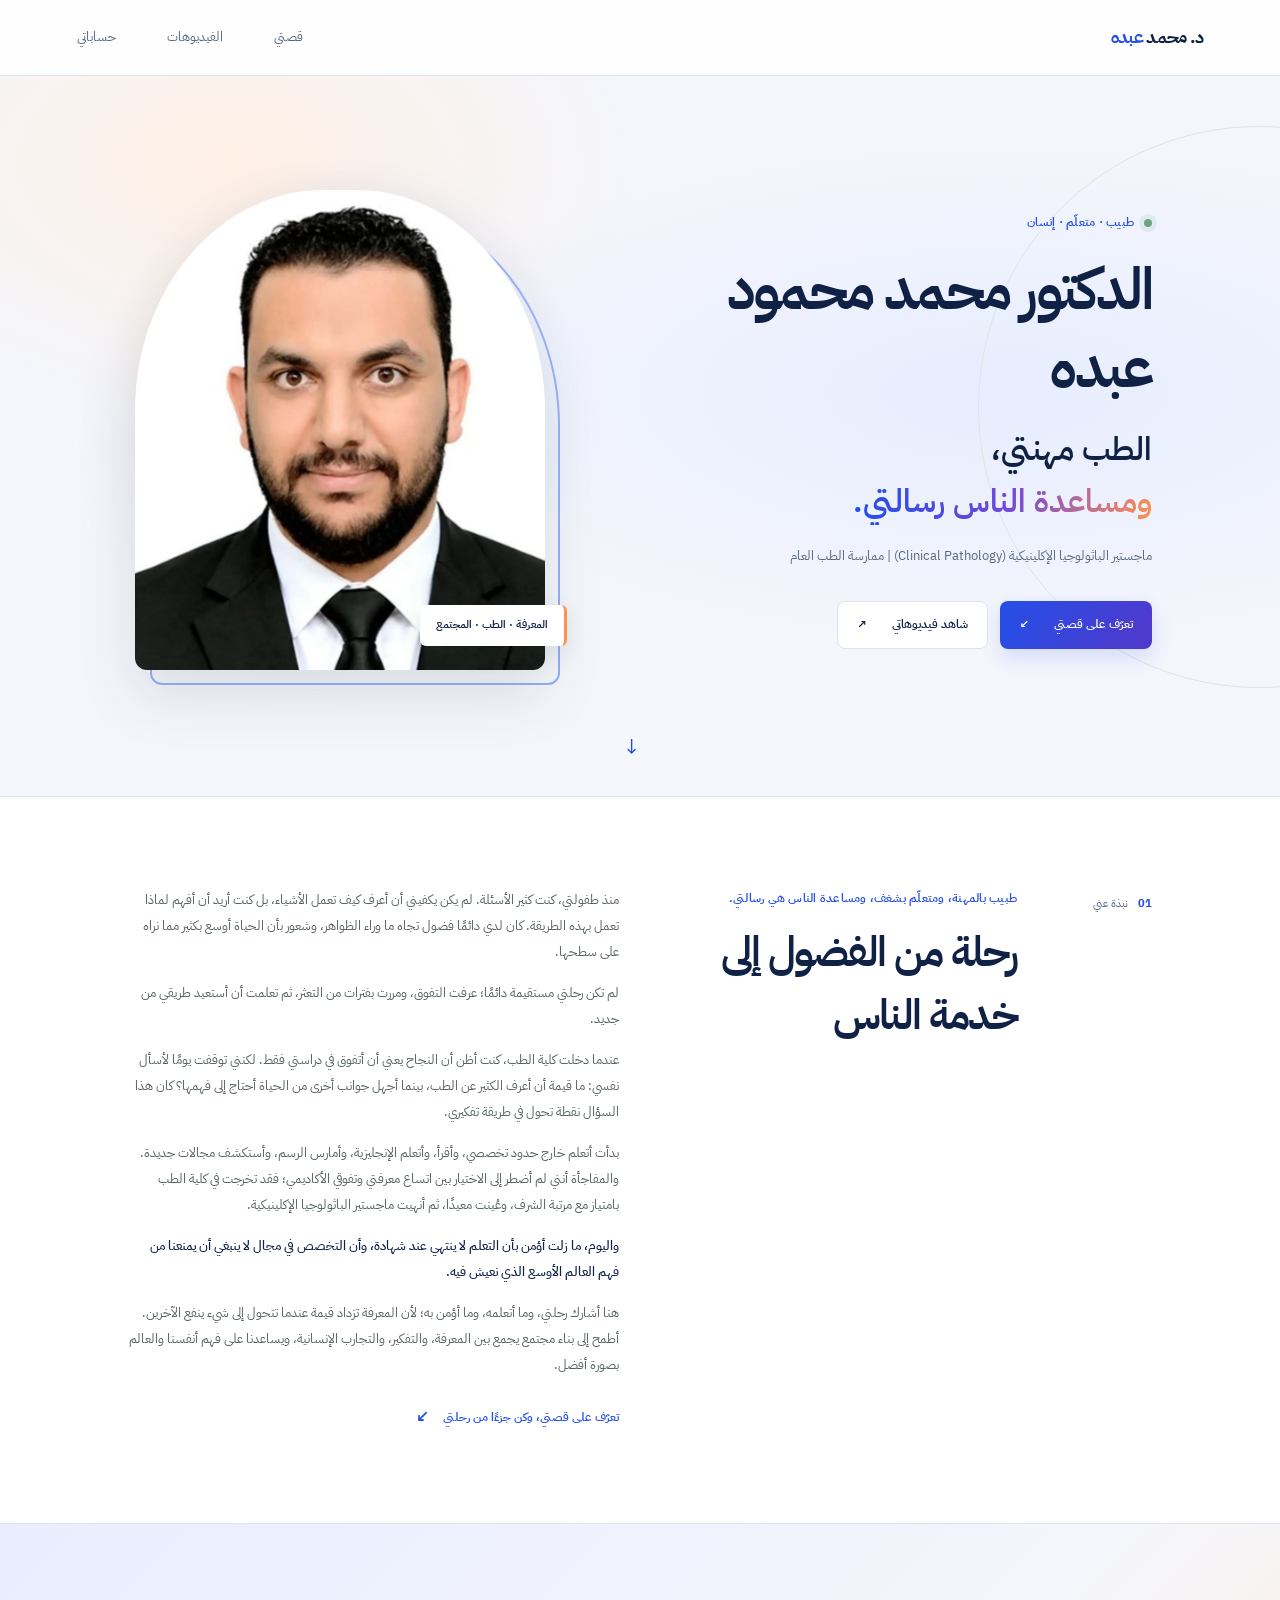
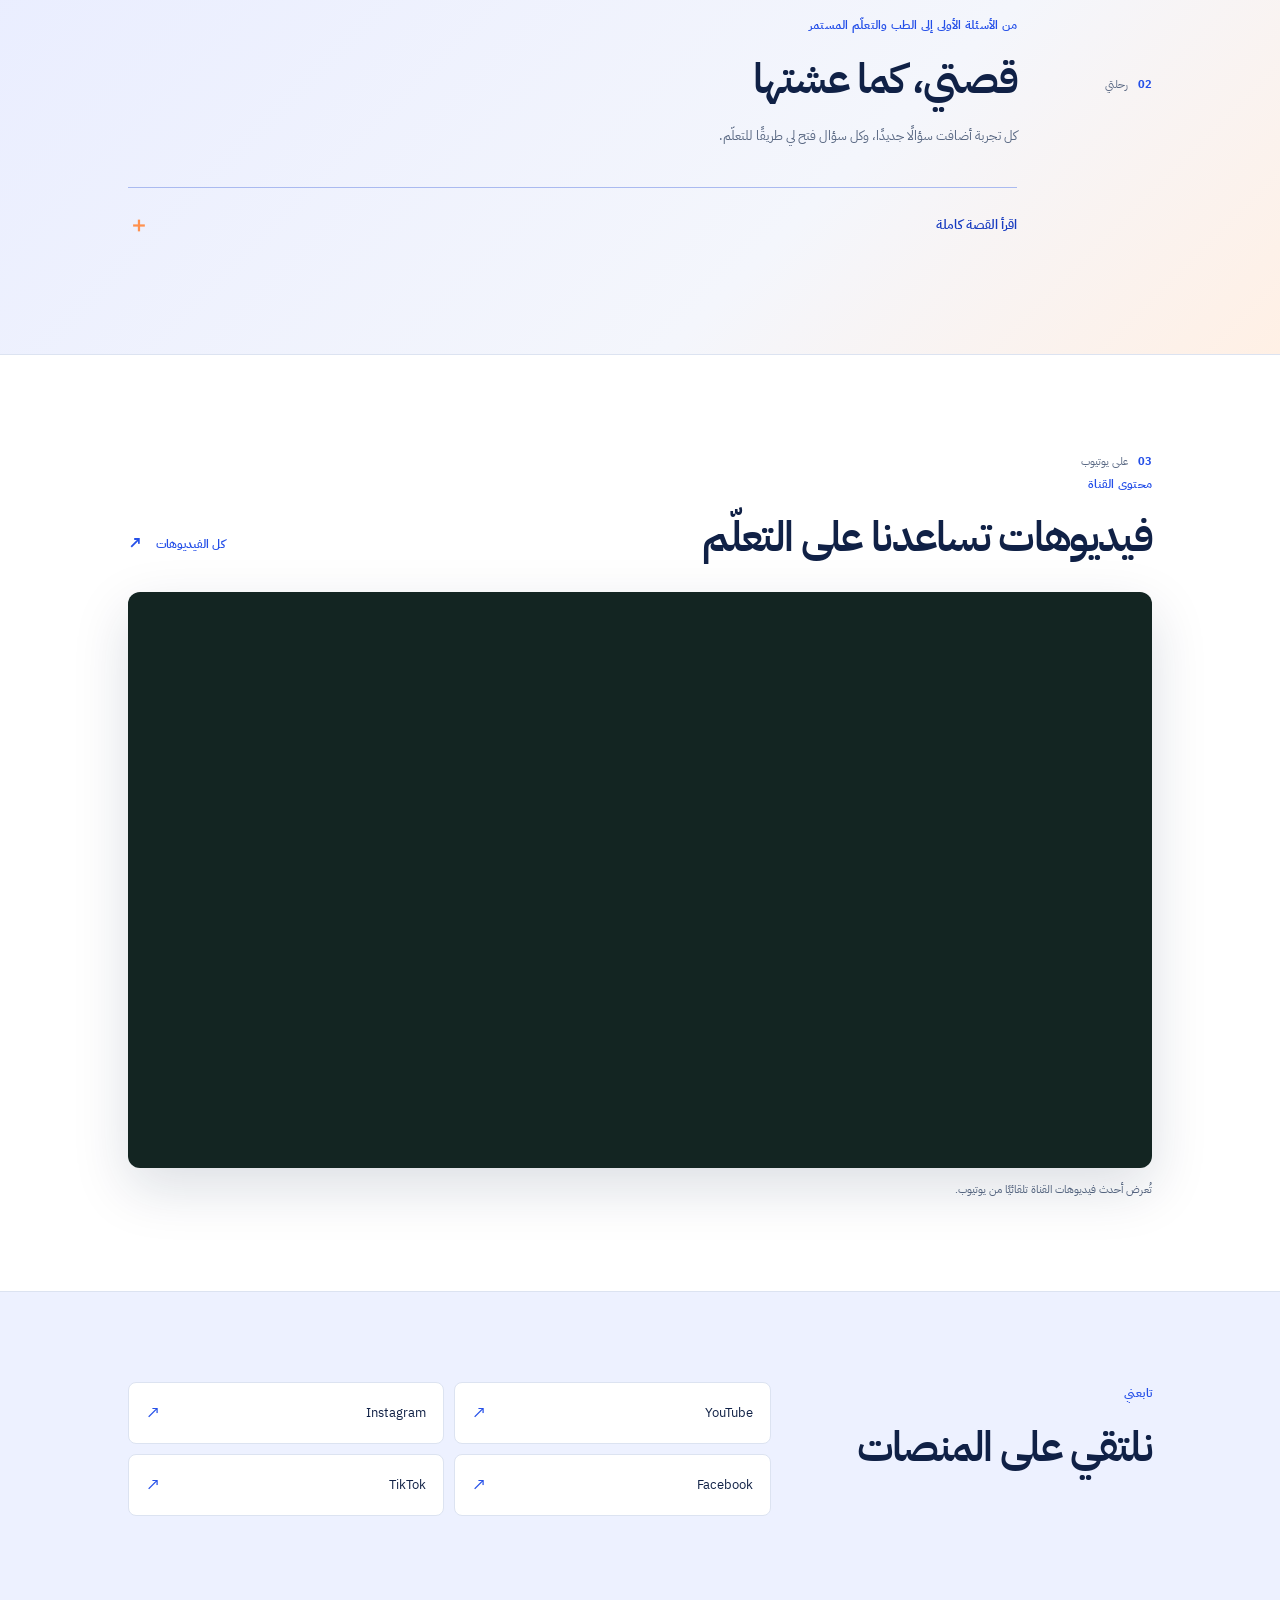
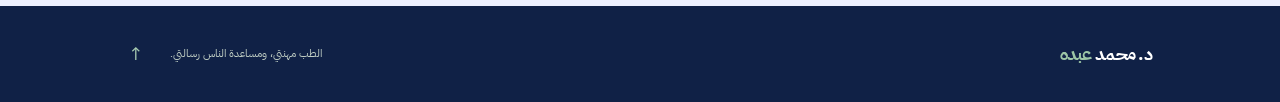
<file: index.html>
<!doctype html>
<html lang="ar" dir="rtl">
  <head>
    <meta charset="utf-8">
    <meta name="viewport" content="width=device-width, initial-scale=1">
    <meta name="theme-color" content="#244fe8">
    <meta name="description" content="الدكتور محمد محمود عبده، د. محمد عبده، طبيب حاصل على ماجستير الباثولوجيا الإكلينيكية (Clinical Pathology). تعرف على قصته وفيديوهاته.">
    <link rel="canonical" href="https://drmoabdo.github.io/drma/">
    <meta property="og:type" content="website">
    <meta property="og:title" content="الدكتور محمد محمود عبده">
    <meta property="og:description" content="الطب مهنتي، ومساعدة الناس رسالتي.">
    <meta property="og:image" content="https://drmoabdo.github.io/drma/portrait.jpg">
    <meta property="og:locale" content="ar_EG">
    <meta name="twitter:card" content="summary_large_image">
    <link rel="icon" href="data:image/svg+xml,%3Csvg xmlns='http://www.w3.org/2000/svg' viewBox='0 0 48 48'%3E%3Crect width='48' height='48' rx='14' fill='%23102146'/%3E%3Ctext x='24' y='32' text-anchor='middle' font-size='27' fill='%23ffffff' font-family='Arial'%3Eم%3C/text%3E%3C/svg%3E">
    <link rel="preconnect" href="https://fonts.googleapis.com">
    <link rel="preconnect" href="https://fonts.gstatic.com" crossorigin>
    <link href="https://fonts.googleapis.com/css2?family=Alexandria:wght@400;500;600;700&family=IBM+Plex+Sans+Arabic:wght@400;500;600;700&display=swap" rel="stylesheet">
    <link rel="stylesheet" href="./styles.css">
    <title>الدكتور محمد محمود عبده | ماجستير الباثولوجيا الإكلينيكية</title>
    <script type="application/ld+json">
      {
        "@context": "https://schema.org",
        "@type": "Person",
        "@id": "https://drmoabdo.github.io/drma/#person",
        "name": "الدكتور محمد محمود عبده",
        "alternateName": ["د محمد محمود عبده", "د. محمد محمود عبده", "محمد محمود عبده", "د محمد عبده", "الدكتور محمد عبده", "Dr Mohamed Mahmoud Abdo"],
        "url": "https://drmoabdo.github.io/drma/",
        "image": "https://drmoabdo.github.io/drma/portrait.jpg",
        "description": "طبيب حاصل على ماجستير في الباثولوجيا الإكلينيكية (Clinical Pathology)، ومهتم بالتعلم ومساعدة الناس.",
        "jobTitle": "General Practitioner",
        "hasCredential": {
          "@type": "EducationalOccupationalCredential",
          "credentialCategory": "Master's degree",
          "name": "Clinical Pathology"
        },
        "knowsAbout": ["الباثولوجيا الإكلينيكية", "Clinical Pathology", "كلينيكال باثولوجي"],
        "sameAs": ["https://www.youtube.com/@drmoabdo", "https://www.instagram.com/dr.mohamed_abdo/", "https://www.tiktok.com/@dr.m_abdo", "https://www.facebook.com/DrMAC97/"]
      }
    </script>
  </head>
  <body>
    <a class="skip-link" href="#main">تخطَّ إلى المحتوى</a>
    <div id="app"><main id="main" class="search-fallback"><h1>الدكتور محمد محمود عبده</h1><p>د. محمد عبده | ماجستير الباثولوجيا الإكلينيكية (Clinical Pathology) | ممارسة الطب العام</p><p>الطب مهنتي، ومساعدة الناس رسالتي.</p><a href="https://drmoabdo.github.io/drma/">الموقع الرسمي للدكتور محمد محمود عبده</a></main></div>
    <noscript><main lang="ar" dir="rtl"><h1>الدكتور محمد محمود عبده</h1><p>الطب مهنتي، ومساعدة الناس رسالتي.</p><p>يرجى تفعيل JavaScript لعرض الموقع.</p></main></noscript>
    <script src="./site-config.js"></script>
    <script src="./main.js"></script>
  </body>
</html>
</file>
<file: styles.css>
@import url('https://fonts.googleapis.com/css2?family=Alexandria:wght@400;500;600;700&family=IBM+Plex+Sans+Arabic:wght@400;500;600;700&display=swap');
:root{--ink:#102146;--green:#244fe8;--green-light:#e9edff;--paper:#f4f6fc;--white:#fff;--muted:#586782;--line:#dce3f1;--amber:#ff914f;--font:'IBM Plex Sans Arabic','Alexandria',Arial,sans-serif}
*{box-sizing:border-box}html{scroll-behavior:smooth;scroll-padding-top:82px}body{margin:0;background:var(--paper);color:var(--ink);font-family:var(--font);font-size:15px;line-height:1.9}a{color:inherit}.topbar{height:76px;padding:0 max(6vw,24px);display:flex;justify-content:space-between;align-items:center;border-bottom:1px solid var(--line);background:#ffffffdb;backdrop-filter:blur(14px);position:sticky;top:0;z-index:5}.wordmark{text-decoration:none;font-size:18px;font-weight:700;letter-spacing:-.04em}.wordmark span{color:var(--green)}.topbar nav{display:flex;gap:clamp(20px,4vw,54px)}.topbar nav a{text-decoration:none;color:var(--muted);font-size:13px;transition:color .2s}.topbar nav a:hover{color:var(--green)}
.skip-link{position:fixed;top:12px;inset-inline-start:12px;z-index:10;transform:translateY(-160%);padding:8px 14px;border-radius:7px;background:var(--ink);color:white;text-decoration:none}.skip-link:focus{transform:translateY(0)}
.hero{min-height:min(720px,calc(100vh - 76px));padding:70px max(10vw,28px) 82px;display:grid;grid-template-columns:1.08fr .92fr;align-items:center;gap:8vw;position:relative;overflow:hidden}.hero:before{content:"";position:absolute;width:560px;height:560px;border:1px solid #dce7df;border-radius:50%;inset-inline-start:-260px;top:7%;pointer-events:none}.hero-copy{position:relative;z-index:1}.eyebrow{font-size:12px;letter-spacing:.02em;color:var(--green);font-weight:600;margin:0 0 18px}.hero .eyebrow{display:flex;align-items:center;gap:10px}.hero .eyebrow span{width:8px;height:8px;border-radius:50%;background:#68a77f;box-shadow:0 0 0 5px #68a77f20}.hero-name{font-size:15px;color:var(--muted);margin:0 0 4px}.hero h1{font-size:clamp(36px,5.2vw,68px);line-height:1.42;letter-spacing:-.055em;margin:0;font-weight:600}.hero h1 em{font-style:normal;color:var(--green)}.credentials{color:var(--muted);font-size:13px;margin:16px 0 32px}.hero-actions{display:flex;gap:12px;flex-wrap:wrap}.button{min-height:48px;padding:10px 19px;display:inline-flex;align-items:center;gap:24px;text-decoration:none;border-radius:8px;font-size:12px;font-weight:600;transition:transform .2s,background .2s}.button:hover{transform:translateY(-2px)}.button-primary{background:var(--ink);color:white}.button-primary:hover{background:var(--green)}.button-quiet{border:1px solid var(--line);background:white}.portrait-wrap{height:min(480px,58vw);min-height:340px;max-width:410px;width:100%;justify-self:center;position:relative;display:grid;place-items:center}.portrait-wrap:before{content:"";position:absolute;inset:15px -15px -15px 15px;border:1px solid #b9d0c0;border-radius:46% 46% 12px 12px}.portrait-wrap img{width:100%;height:100%;object-fit:cover;object-position:center 28%;border-radius:46% 46% 12px 12px;position:relative;z-index:1;box-shadow:0 24px 60px #17352b20}.portrait-glow{position:absolute;width:90%;height:90%;border-radius:50%;background:#dceae0;filter:blur(35px)}.portrait-tag{position:absolute;z-index:2;bottom:24px;inset-inline-start:-22px;background:white;padding:10px 16px;border-radius:6px;box-shadow:0 8px 24px #18392b17;font-size:11px;color:var(--green)}.scroll-hint{position:absolute;bottom:28px;inset-inline-start:50%;text-decoration:none;color:var(--green);font-size:21px}
.section{padding:90px max(10vw,28px);border-top:1px solid var(--line)}.intro{display:grid;grid-template-columns:100px .85fr 1.15fr;gap:35px;align-items:start;background:white}.section-label{display:flex;gap:10px;align-items:center;font-size:11px;color:var(--muted);padding-top:7px}.section-label span:first-child{color:var(--green);font-weight:700}.intro-heading .eyebrow,.story-heading .eyebrow,.video-heading .eyebrow{margin-bottom:10px}.intro h2,.story h2,.videos h2,.social h2{font-size:clamp(27px,3.4vw,42px);line-height:1.5;letter-spacing:-.04em;margin:0;font-weight:600}.summary{max-width:700px}.summary p{margin:0 0 15px;color:#56635c;font-size:13px;line-height:2}.summary p:nth-last-of-type(2){color:var(--ink);font-weight:500}.inline-link{display:inline-flex;align-items:center;gap:13px;margin-top:8px;text-decoration:none;color:var(--green);font-size:12px;font-weight:600}.inline-link span{font-size:17px;transition:transform .2s}.inline-link:hover span{transform:translate(-3px,3px)}
.story{display:grid;grid-template-columns:100px 1fr;gap:35px;background:#f0f4f0}.story-heading{max-width:760px}.story-heading>p:last-child{color:var(--muted);font-size:13px;margin:14px 0 0}.story-details{grid-column:2;border-top:1px solid #d7e0d8;margin-top:3px}.story-details summary{padding:18px 0;cursor:pointer;list-style:none;display:flex;justify-content:space-between;align-items:center;color:var(--green);font-size:13px;font-weight:600}.story-details summary::-webkit-details-marker{display:none}.story-details summary span{font-size:21px;transition:transform .2s}.story-details[open] summary span{transform:rotate(45deg)}.biography{max-width:850px;padding:14px 0 24px}.biography p{margin:0 0 16px;color:#56635c;font-size:14px;line-height:2.1}.biography h3,.biography h4{color:var(--ink);line-height:1.6}.biography h3{font-size:24px;margin:22px 0 16px}.biography h4{font-size:18px;margin:34px 0 12px}.biography strong{color:var(--green);font-weight:700}
.videos{background:white}.video-heading{display:flex;justify-content:space-between;align-items:end;gap:20px;margin:0 0 24px}.video-heading .inline-link{margin-bottom:8px;white-space:nowrap}.youtube-frame{position:relative;width:100%;aspect-ratio:16/9;max-height:650px;overflow:hidden;background:#132522;border-radius:12px;box-shadow:0 18px 45px #17352b17}.youtube-frame iframe{position:absolute;inset:0;width:100%;height:100%;border:0}.video-note{font-size:11px;color:var(--muted);margin:12px 0 0}.social{display:grid;grid-template-columns:.7fr 1.3fr;gap:35px;align-items:start;background:#f0f4f0}.social .eyebrow{margin-bottom:10px}.social-links{display:grid;grid-template-columns:repeat(2,minmax(0,1fr));gap:10px}.social-links a{min-height:62px;background:white;border:1px solid var(--line);border-radius:8px;padding:0 17px;display:flex;align-items:center;justify-content:space-between;text-decoration:none;font-size:13px;transition:border-color .2s,transform .2s}.social-links a:hover{border-color:#9ab8a3;transform:translateY(-2px)}.social-links b{color:var(--green);font-size:18px;font-weight:400}
footer{padding:30px max(10vw,28px);display:flex;align-items:center;gap:26px;background:var(--ink);color:white}footer .wordmark span{color:#9cc5a6}footer p{font-size:11px;color:#c0cec4;margin:0 auto 0 0}.back-top{text-decoration:none;color:#a9cdb2;font-size:19px}
@media(max-width:900px){.hero{padding-inline:7vw;gap:5vw}.section{padding-inline:7vw}.intro{grid-template-columns:65px .8fr 1.2fr;gap:24px}.story{grid-template-columns:65px 1fr;gap:24px}.social{grid-template-columns:.8fr 1.2fr;gap:24px}}
@media(max-width:650px){body{font-size:14px}.topbar{height:64px;padding-inline:20px}.topbar nav{gap:15px}.topbar nav a{font-size:11px}.hero{min-height:auto;padding:52px 24px 64px;grid-template-columns:1fr;gap:36px}.hero-copy{order:1}.portrait-wrap{order:0;height:340px;min-height:0;width:min(78vw,320px);justify-self:center}.hero h1{font-size:clamp(34px,10vw,48px)}.hero-name{font-size:13px}.hero-actions{gap:8px}.button{min-height:44px;padding-inline:14px;gap:14px;font-size:11px}.scroll-hint{bottom:13px}.section{padding:58px 24px}.intro{grid-template-columns:1fr;gap:15px}.section-label{padding:0}.intro h2,.story h2,.videos h2,.social h2{font-size:29px}.summary p{font-size:12px;line-height:1.95}.story{grid-template-columns:1fr;gap:18px}.story-details{grid-column:1}.biography p{font-size:12px}.biography h3{font-size:21px}.biography h4{font-size:16px}.video-heading{align-items:start}.video-heading .inline-link{font-size:10px;gap:6px}.youtube-frame{border-radius:8px}.social{grid-template-columns:1fr;gap:20px}.social-links{gap:8px}.social-links a{min-height:54px;padding-inline:13px;font-size:11px}footer{padding:23px 24px;gap:12px}footer .wordmark{font-size:15px}footer p{font-size:9px}}
@media(prefers-reduced-motion:reduce){html{scroll-behavior:auto}*,*:before,*:after{transition:none!important}}
.hero{background:radial-gradient(ellipse at 78% 44%,#e7edff 0,transparent 44%),radial-gradient(ellipse at 18% 12%,#fff0e5 0,transparent 28%),var(--paper)}
.hero h1{font-size:clamp(34px,4.5vw,60px);line-height:1.35;color:var(--ink);letter-spacing:-.045em}
.hero-tagline{font-size:clamp(21px,2.6vw,32px);font-weight:600;line-height:1.65;margin:15px 0 0;color:var(--ink)}
.hero-tagline em{font-style:normal;background:linear-gradient(100deg,var(--green) 5%,#7147da 52%,var(--amber) 100%);color:transparent;background-clip:text;-webkit-background-clip:text}
.portrait-glow{background:radial-gradient(circle at 28% 35%,#ffd7bc 0,#d9e2ff 56%,transparent 74%)}
.portrait-wrap:before{border-color:#98aef9;border-width:2px}
.portrait-tag{border-inline-start:3px solid var(--amber);color:var(--ink);font-weight:600}
.button-primary{background:linear-gradient(120deg,#244fe8,#5138c9);box-shadow:0 8px 20px #244fe82a}
.button-primary:hover{background:linear-gradient(120deg,#173bc0,#3f2caa)}
.story{background:linear-gradient(135deg,#e9edff 0%,#f4f6fc 64%,#fff0e5 100%)}
.story-details{border-color:#aabaf0}
.story-details summary{color:#173bc0}
.story-details summary span{color:var(--amber)}
.biography h4{border-inline-start:3px solid var(--amber);padding-inline-start:14px}
.biography strong{color:#173bc0}
.youtube-frame{box-shadow:0 20px 55px #10214625}
.social{background:#edf1ff}
.social-links a:hover{border-color:var(--green);box-shadow:0 8px 22px #244fe81a}
@media(max-width:650px){.hero h1{font-size:36px}.hero-tagline{font-size:23px}}
</file>
